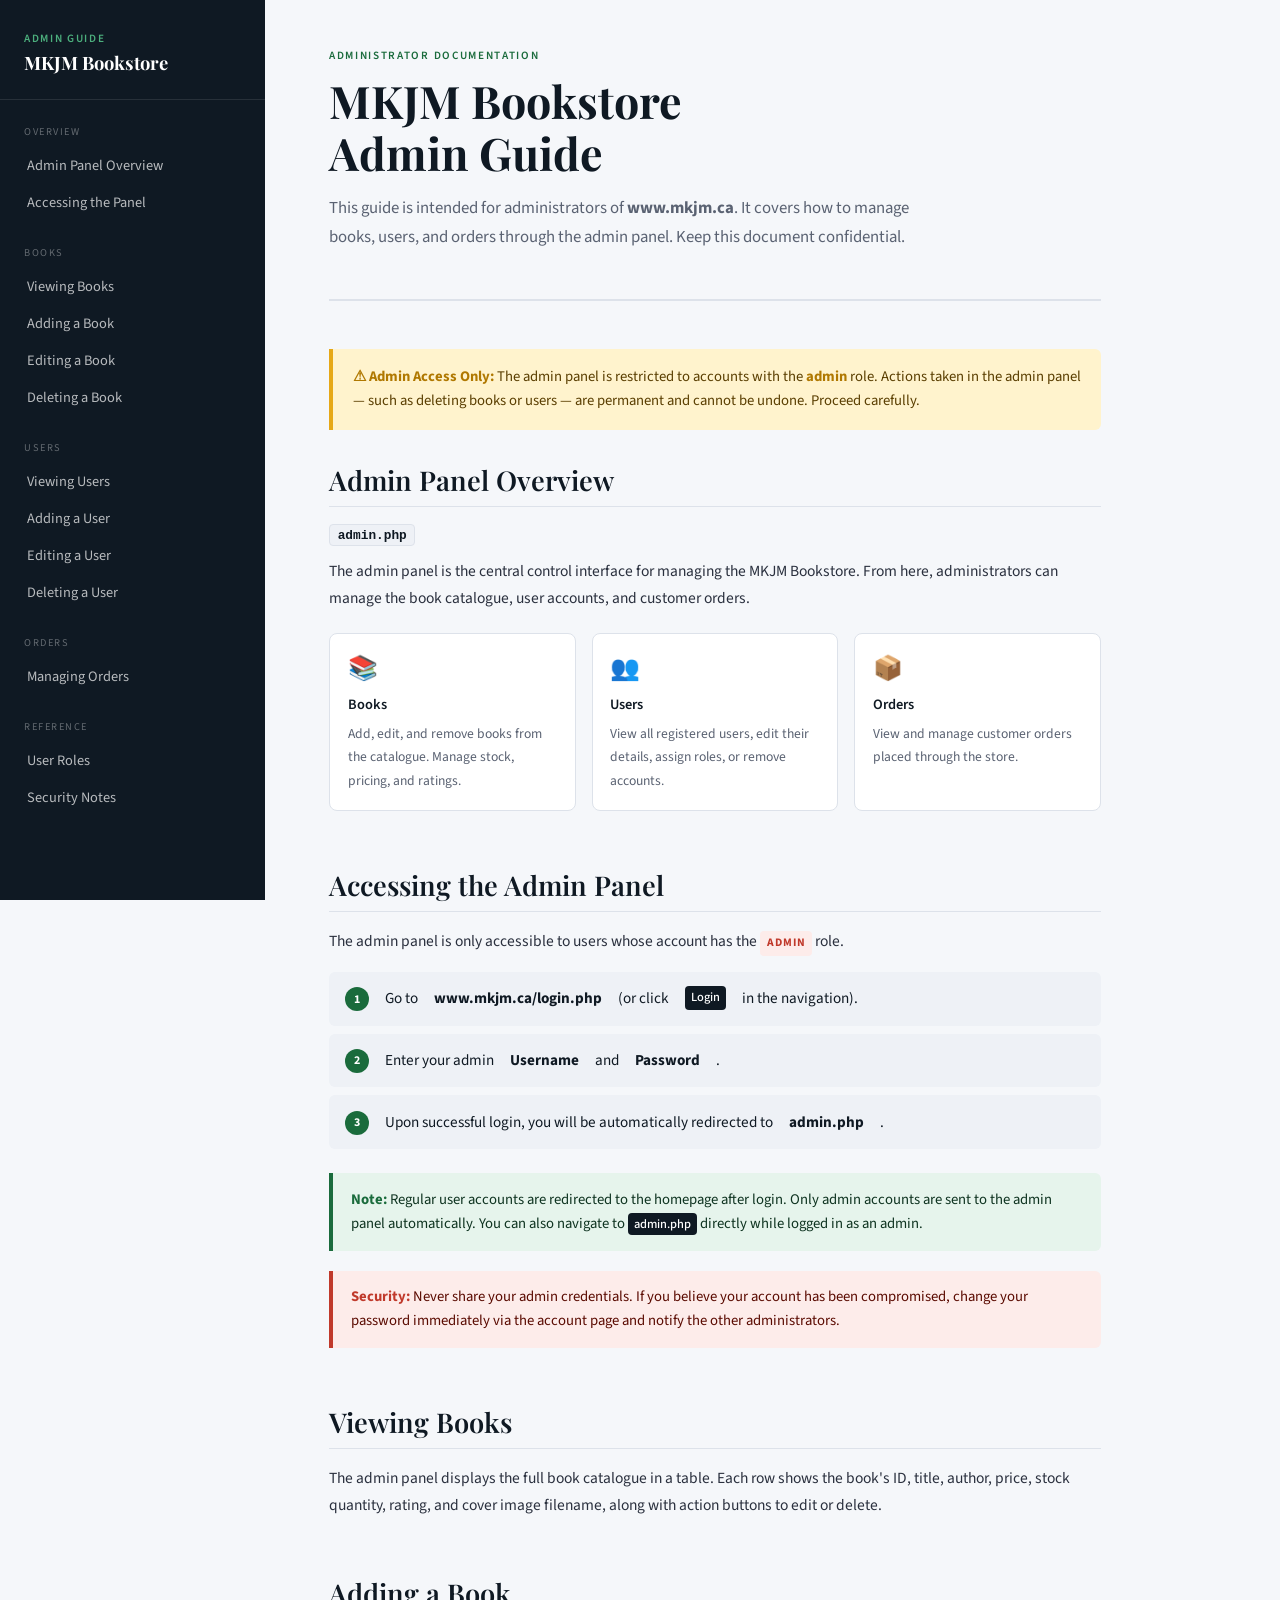
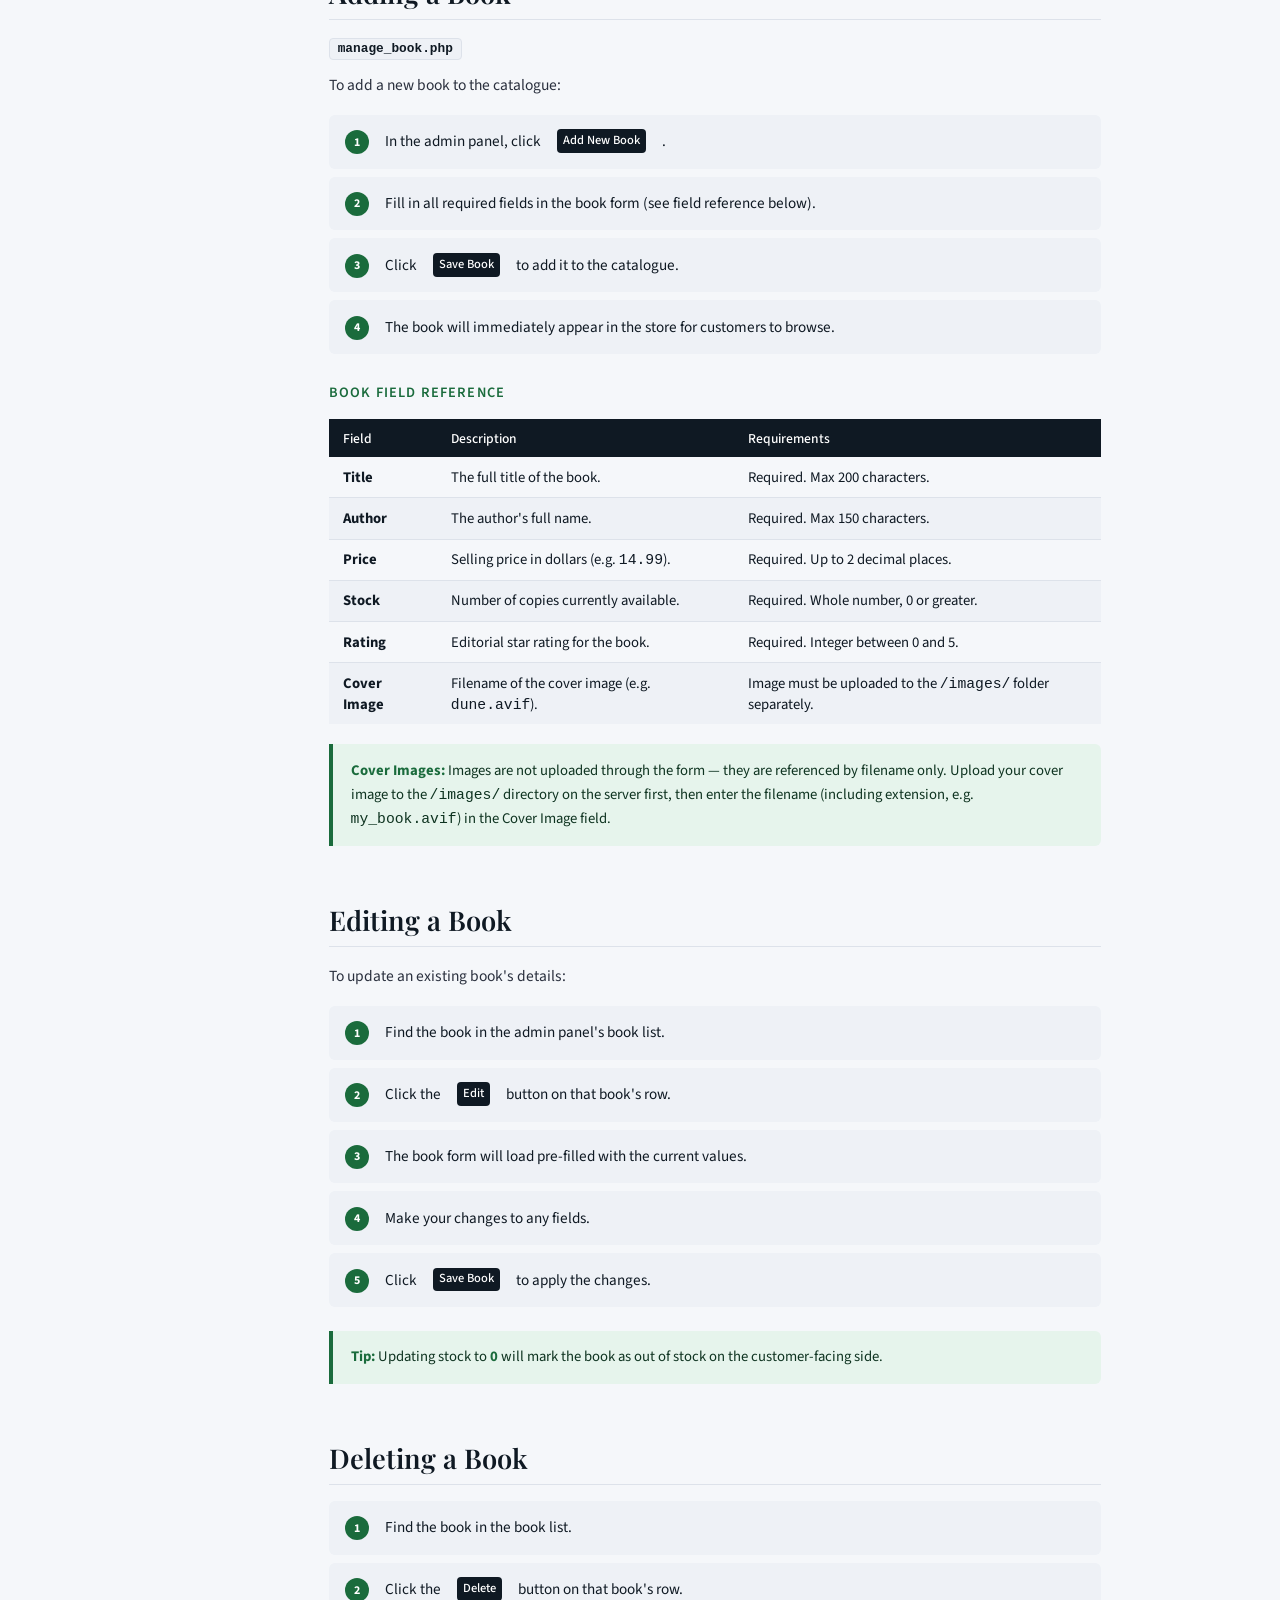
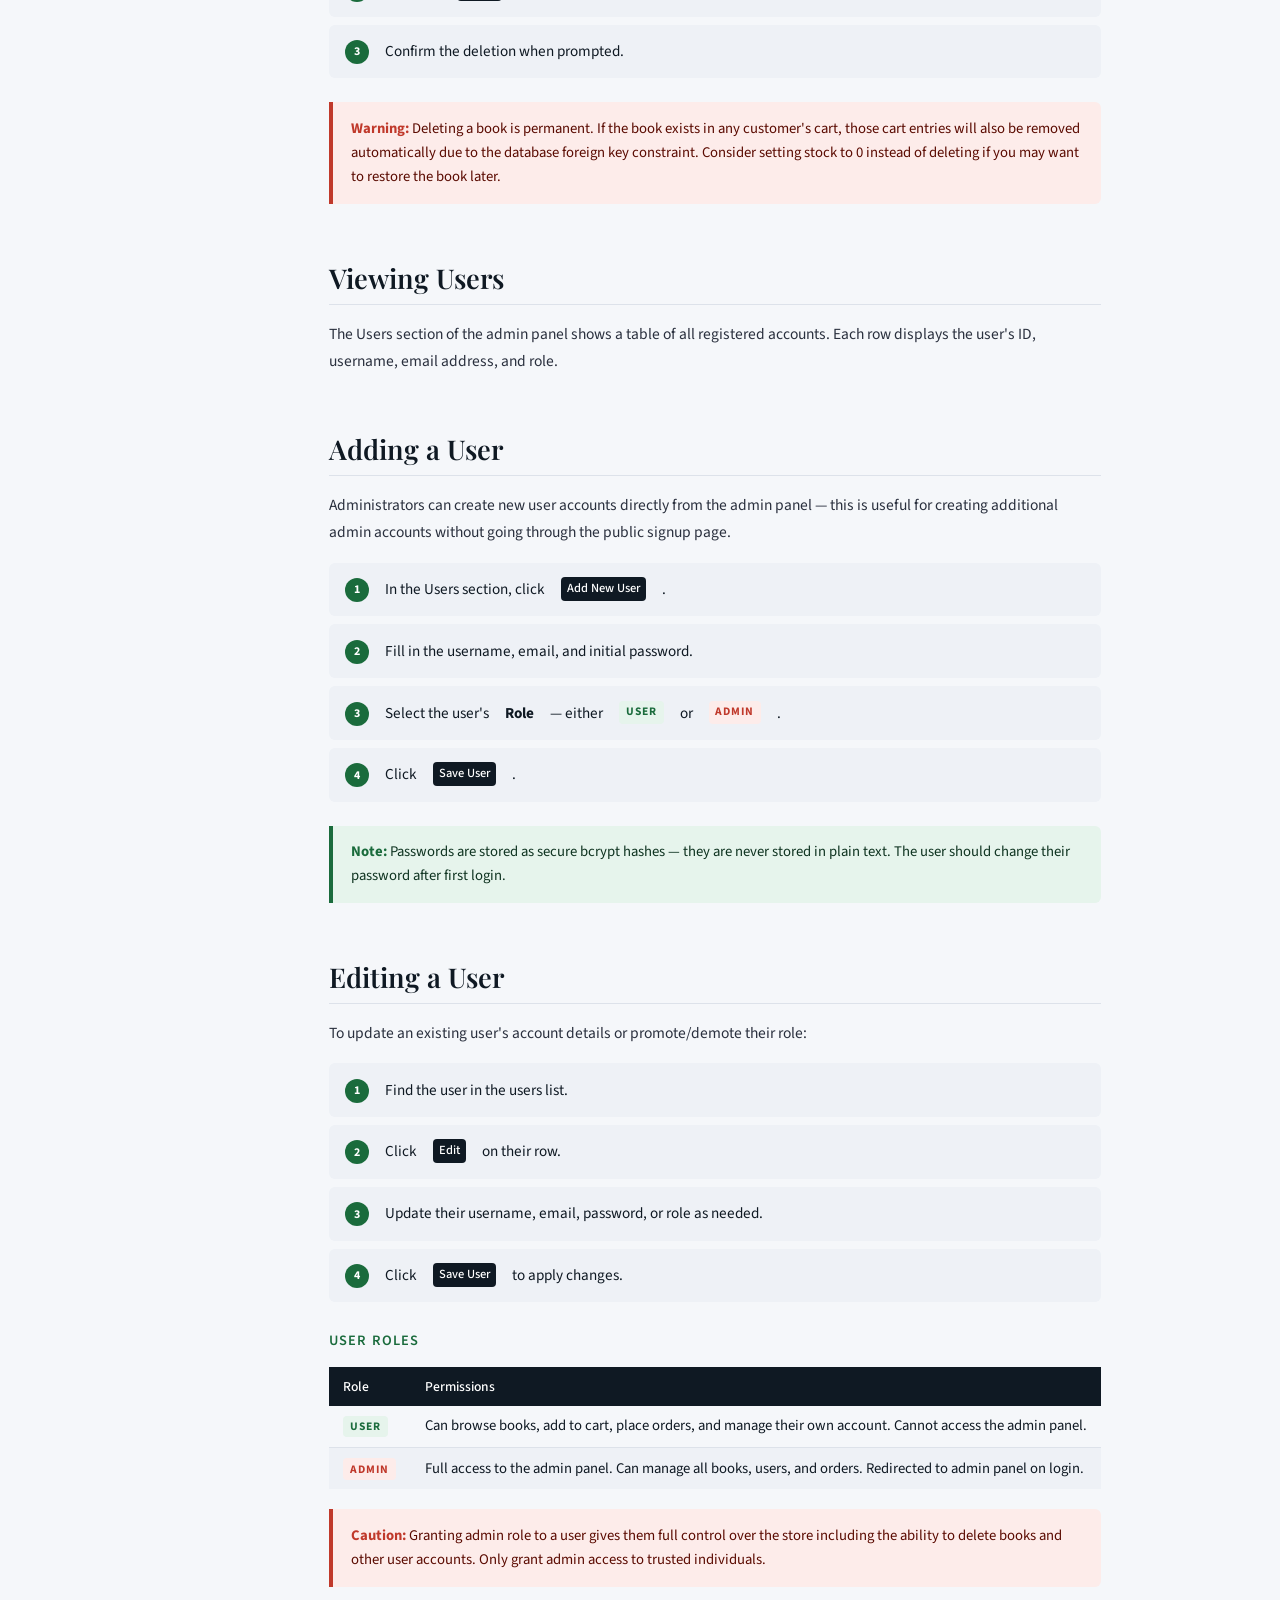
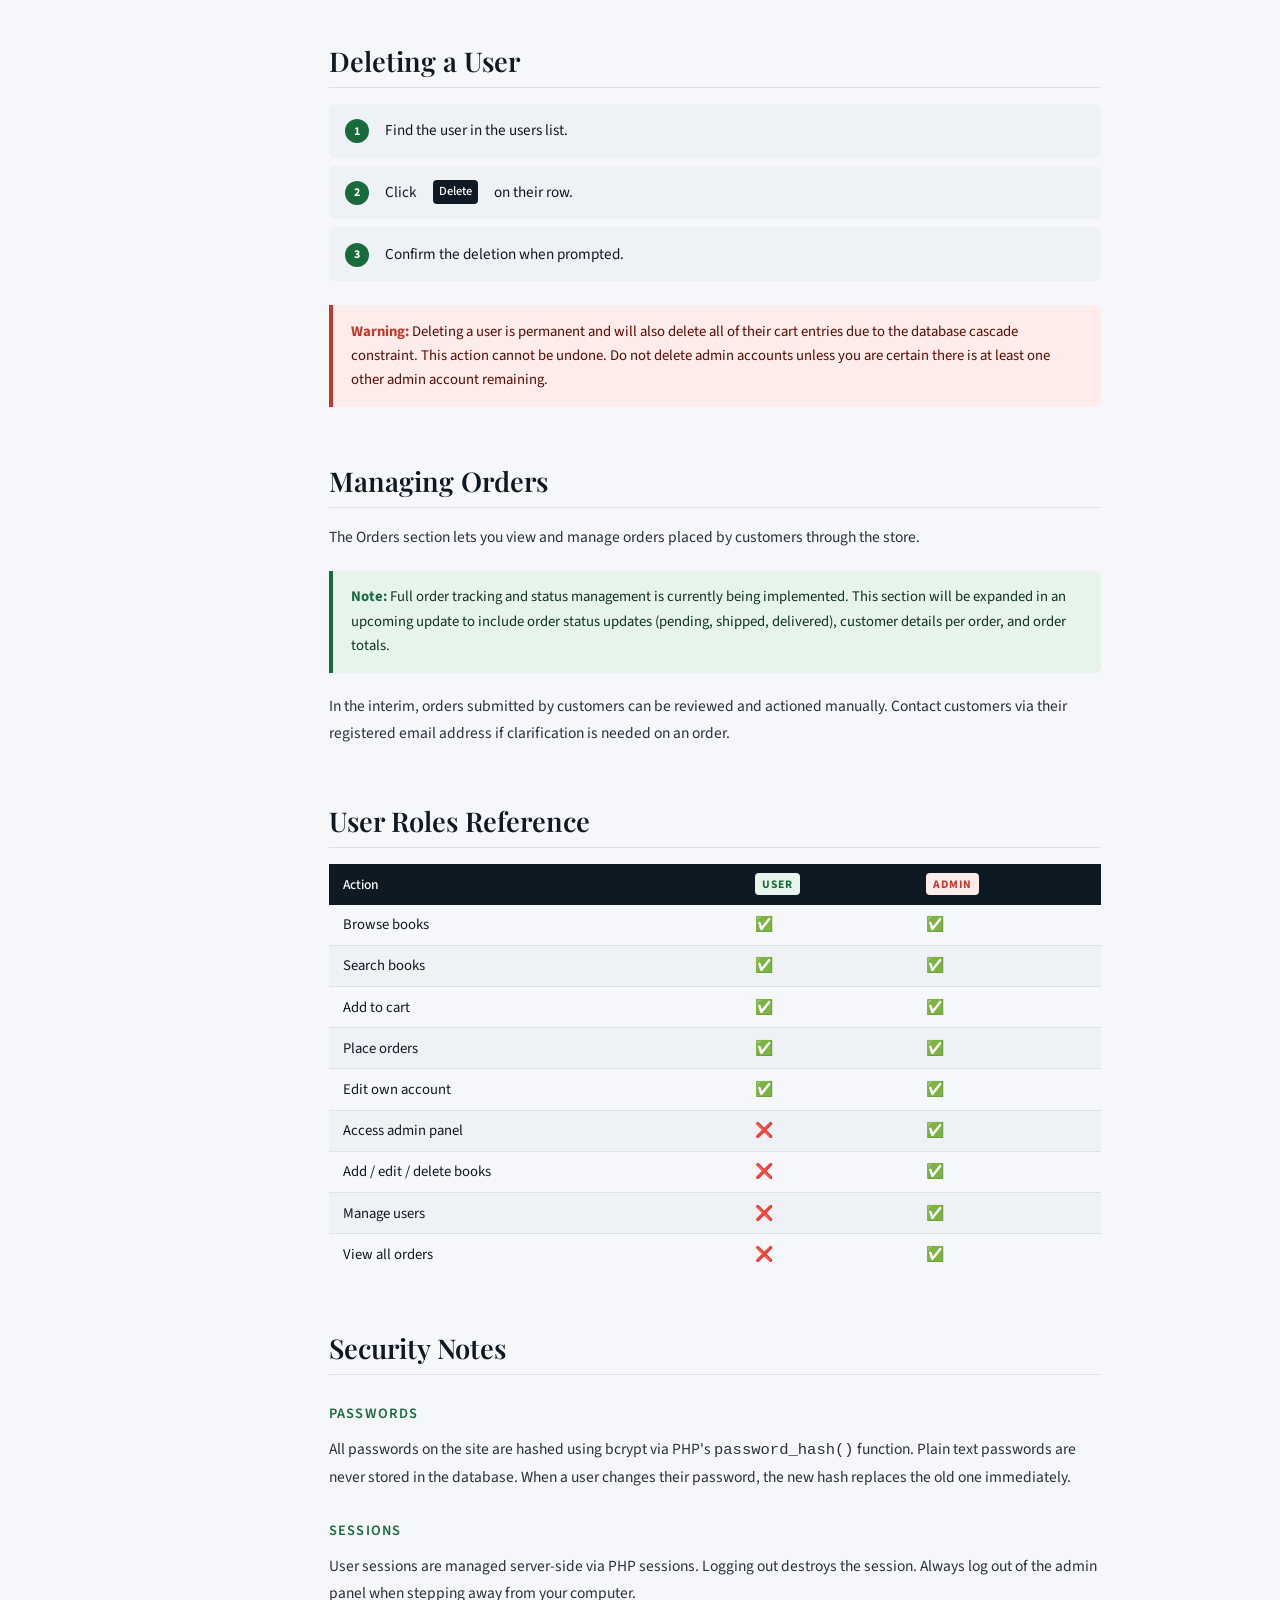
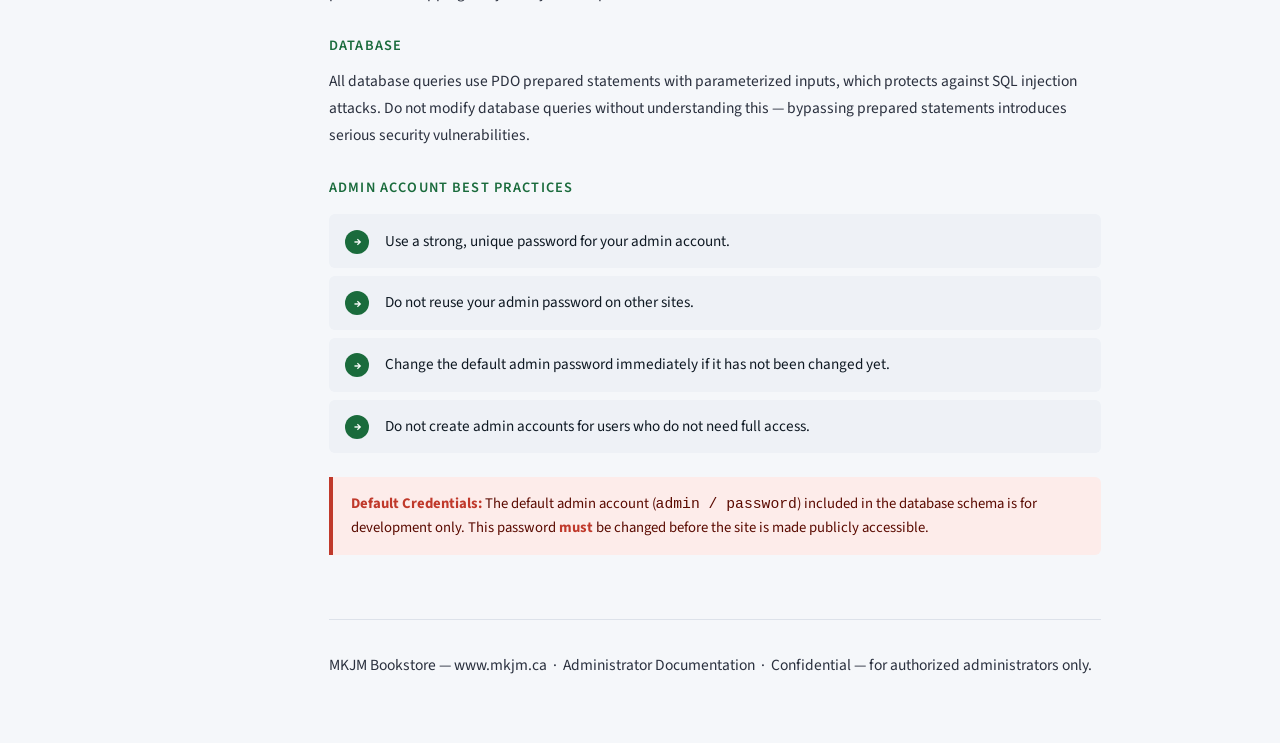
<file: docs/admin-guide.html>
<!DOCTYPE html>
<html lang="en">
<head>
<meta charset="UTF-8">
<meta name="viewport" content="width=device-width, initial-scale=1.0">
<title>Admin Guide — MKJM Bookstore</title>
<style>
  @import url('https://fonts.googleapis.com/css2?family=Playfair+Display:wght@400;600;700&family=Source+Sans+3:wght@300;400;500;600&display=swap');

  :root {
    --ink: #0f1923;
    --paper: #f5f7fa;
    --accent: #1a6b3c;
    --accent-light: #e6f4ec;
    --accent2: #c0392b;
    --muted: #5a6272;
    --border: #dde2ea;
    --step-bg: #eef1f6;
    --sidebar-w: 265px;
  }

  * { box-sizing: border-box; margin: 0; padding: 0; }

  body {
    font-family: 'Source Sans 3', sans-serif;
    background: var(--paper);
    color: var(--ink);
    display: flex;
    min-height: 100vh;
  }

  nav {
    width: var(--sidebar-w);
    min-height: 100vh;
    background: var(--ink);
    color: #fff;
    position: fixed;
    top: 0; left: 0;
    padding: 2rem 0;
    overflow-y: auto;
    z-index: 100;
  }

  .nav-brand {
    font-family: 'Playfair Display', serif;
    font-size: 1.15rem;
    font-weight: 700;
    padding: 0 1.5rem 1.5rem;
    border-bottom: 1px solid rgba(255,255,255,0.1);
    line-height: 1.3;
  }
  .nav-brand span {
    color: #4caf7d;
    display: block;
    font-size: 0.7rem;
    font-family: 'Source Sans 3', sans-serif;
    font-weight: 600;
    letter-spacing: 0.15em;
    text-transform: uppercase;
    margin-bottom: 0.3rem;
  }

  .nav-section-title {
    font-size: 0.65rem;
    letter-spacing: 0.15em;
    text-transform: uppercase;
    color: rgba(255,255,255,0.35);
    padding: 1.5rem 1.5rem 0.5rem;
  }

  nav a {
    display: block;
    color: rgba(255,255,255,0.7);
    text-decoration: none;
    padding: 0.5rem 1.5rem;
    font-size: 0.9rem;
    border-left: 3px solid transparent;
    transition: all 0.15s;
  }
  nav a:hover {
    color: #fff;
    border-left-color: #4caf7d;
    background: rgba(255,255,255,0.05);
  }

  main {
    margin-left: var(--sidebar-w);
    flex: 1;
    padding: 3rem 4rem;
    max-width: 900px;
  }

  .doc-header {
    border-bottom: 2px solid var(--border);
    padding-bottom: 2rem;
    margin-bottom: 3rem;
  }
  .doc-header .tag {
    font-size: 0.7rem;
    letter-spacing: 0.15em;
    text-transform: uppercase;
    color: var(--accent);
    font-weight: 600;
    margin-bottom: 0.75rem;
  }
  .doc-header h1 {
    font-family: 'Playfair Display', serif;
    font-size: 2.8rem;
    font-weight: 700;
    line-height: 1.15;
    margin-bottom: 1rem;
  }
  .doc-header p {
    color: var(--muted);
    font-size: 1.05rem;
    max-width: 600px;
    line-height: 1.7;
  }

  .warning-banner {
    background: #fff3cd;
    border-left: 4px solid #e6a817;
    padding: 1rem 1.25rem;
    border-radius: 0 6px 6px 0;
    font-size: 0.92rem;
    line-height: 1.65;
    margin-bottom: 2rem;
    color: #5a3e00;
  }
  .warning-banner strong { color: #b07800; }

  section {
    margin-bottom: 3.5rem;
    scroll-margin-top: 2rem;
  }

  h2 {
    font-family: 'Playfair Display', serif;
    font-size: 1.7rem;
    font-weight: 600;
    margin-bottom: 1rem;
    padding-bottom: 0.5rem;
    border-bottom: 1px solid var(--border);
  }

  h3 {
    font-size: 0.9rem;
    font-weight: 600;
    text-transform: uppercase;
    letter-spacing: 0.08em;
    margin: 1.75rem 0 0.75rem;
    color: var(--accent);
  }

  p { line-height: 1.75; margin-bottom: 1rem; color: #2a303e; font-size: 0.97rem; }

  .steps { list-style: none; margin: 1rem 0 1.5rem; }
  .steps li {
    display: flex;
    gap: 1rem;
    align-items: flex-start;
    padding: 0.9rem 1rem;
    margin-bottom: 0.5rem;
    background: var(--step-bg);
    border-radius: 6px;
    font-size: 0.95rem;
    line-height: 1.6;
  }
  .steps li .num {
    background: var(--accent);
    color: #fff;
    font-weight: 700;
    font-size: 0.75rem;
    min-width: 24px;
    height: 24px;
    border-radius: 50%;
    display: flex;
    align-items: center;
    justify-content: center;
    margin-top: 1px;
    flex-shrink: 0;
  }

  .tip {
    background: var(--accent-light);
    border-left: 4px solid var(--accent);
    padding: 0.9rem 1.1rem;
    border-radius: 0 6px 6px 0;
    font-size: 0.92rem;
    line-height: 1.65;
    margin: 1.25rem 0;
    color: #0e3320;
  }
  .tip strong { color: var(--accent); }

  .danger {
    background: #fdecea;
    border-left: 4px solid var(--accent2);
    padding: 0.9rem 1.1rem;
    border-radius: 0 6px 6px 0;
    font-size: 0.92rem;
    line-height: 1.65;
    margin: 1.25rem 0;
    color: #5a0a00;
  }
  .danger strong { color: var(--accent2); }

  .card-grid {
    display: grid;
    grid-template-columns: repeat(auto-fill, minmax(210px, 1fr));
    gap: 1rem;
    margin: 1.25rem 0;
  }
  .card {
    background: #fff;
    border: 1px solid var(--border);
    border-radius: 8px;
    padding: 1.1rem;
  }
  .card .card-icon { font-size: 1.5rem; margin-bottom: 0.5rem; }
  .card h4 { font-size: 0.9rem; font-weight: 600; margin-bottom: 0.4rem; }
  .card p { font-size: 0.85rem; color: var(--muted); margin: 0; }

  kbd {
    background: var(--ink);
    color: #fff;
    font-family: 'Source Sans 3', sans-serif;
    font-size: 0.78rem;
    padding: 0.15em 0.5em;
    border-radius: 4px;
    font-weight: 500;
  }

  .page-label {
    display: inline-block;
    background: var(--step-bg);
    border: 1px solid var(--border);
    font-size: 0.8rem;
    padding: 0.2em 0.6em;
    border-radius: 4px;
    font-weight: 600;
    margin-bottom: 0.75rem;
    font-family: monospace;
  }

  table { width: 100%; border-collapse: collapse; margin: 1rem 0; font-size: 0.92rem; }
  th { background: var(--ink); color: #fff; padding: 0.6rem 0.9rem; text-align: left; font-weight: 500; font-size: 0.85rem; }
  td { padding: 0.6rem 0.9rem; border-bottom: 1px solid var(--border); vertical-align: top; }
  tr:last-child td { border-bottom: none; }
  tr:nth-child(even) td { background: var(--step-bg); }

  .role-badge {
    display: inline-block;
    font-size: 0.72rem;
    font-weight: 700;
    letter-spacing: 0.08em;
    text-transform: uppercase;
    padding: 0.2em 0.6em;
    border-radius: 4px;
  }
  .role-admin { background: #fdecea; color: var(--accent2); }
  .role-user  { background: var(--accent-light); color: var(--accent); }

  footer {
    margin-top: 4rem;
    padding-top: 2rem;
    border-top: 1px solid var(--border);
    font-size: 0.82rem;
    color: var(--muted);
  }
</style>
</head>
<body>

<nav>
  <div class="nav-brand">
    <span>Admin Guide</span>
    MKJM Bookstore
  </div>
  <div class="nav-section-title">Overview</div>
  <a href="#intro">Admin Panel Overview</a>
  <a href="#access">Accessing the Panel</a>

  <div class="nav-section-title">Books</div>
  <a href="#books-view">Viewing Books</a>
  <a href="#books-add">Adding a Book</a>
  <a href="#books-edit">Editing a Book</a>
  <a href="#books-delete">Deleting a Book</a>

  <div class="nav-section-title">Users</div>
  <a href="#users-view">Viewing Users</a>
  <a href="#users-add">Adding a User</a>
  <a href="#users-edit">Editing a User</a>
  <a href="#users-delete">Deleting a User</a>

  <div class="nav-section-title">Orders</div>
  <a href="#orders">Managing Orders</a>

  <div class="nav-section-title">Reference</div>
  <a href="#roles">User Roles</a>
  <a href="#security">Security Notes</a>
</nav>

<main>
  <div class="doc-header">
    <div class="tag">Administrator Documentation</div>
    <h1>MKJM Bookstore<br>Admin Guide</h1>
    <p>This guide is intended for administrators of <strong>www.mkjm.ca</strong>. It covers how to manage books, users, and orders through the admin panel. Keep this document confidential.</p>
  </div>

  <div class="warning-banner">
    <strong>⚠ Admin Access Only:</strong> The admin panel is restricted to accounts with the <strong>admin</strong> role. Actions taken in the admin panel — such as deleting books or users — are permanent and cannot be undone. Proceed carefully.
  </div>

  <!-- OVERVIEW -->
  <section id="intro">
    <h2>Admin Panel Overview</h2>
    <div class="page-label">admin.php</div>
    <p>The admin panel is the central control interface for managing the MKJM Bookstore. From here, administrators can manage the book catalogue, user accounts, and customer orders.</p>

    <div class="card-grid">
      <div class="card"><div class="card-icon">📚</div><h4>Books</h4><p>Add, edit, and remove books from the catalogue. Manage stock, pricing, and ratings.</p></div>
      <div class="card"><div class="card-icon">👥</div><h4>Users</h4><p>View all registered users, edit their details, assign roles, or remove accounts.</p></div>
      <div class="card"><div class="card-icon">📦</div><h4>Orders</h4><p>View and manage customer orders placed through the store.</p></div>
    </div>
  </section>

  <!-- ACCESS -->
  <section id="access">
    <h2>Accessing the Admin Panel</h2>
    <p>The admin panel is only accessible to users whose account has the <span class="role-badge role-admin">admin</span> role.</p>

    <ol class="steps">
      <li><span class="num">1</span>Go to <strong>www.mkjm.ca/login.php</strong> (or click <kbd>Login</kbd> in the navigation).</li>
      <li><span class="num">2</span>Enter your admin <strong>Username</strong> and <strong>Password</strong>.</li>
      <li><span class="num">3</span>Upon successful login, you will be automatically redirected to <strong>admin.php</strong>.</li>
    </ol>

    <div class="tip"><strong>Note:</strong> Regular user accounts are redirected to the homepage after login. Only admin accounts are sent to the admin panel automatically. You can also navigate to <kbd>admin.php</kbd> directly while logged in as an admin.</div>

    <div class="danger"><strong>Security:</strong> Never share your admin credentials. If you believe your account has been compromised, change your password immediately via the account page and notify the other administrators.</div>
  </section>

  <!-- BOOKS VIEW -->
  <section id="books-view">
    <h2>Viewing Books</h2>
    <p>The admin panel displays the full book catalogue in a table. Each row shows the book's ID, title, author, price, stock quantity, rating, and cover image filename, along with action buttons to edit or delete.</p>
  </section>

  <!-- BOOKS ADD -->
  <section id="books-add">
    <h2>Adding a Book</h2>
    <div class="page-label">manage_book.php</div>
    <p>To add a new book to the catalogue:</p>

    <ol class="steps">
      <li><span class="num">1</span>In the admin panel, click <kbd>Add New Book</kbd>.</li>
      <li><span class="num">2</span>Fill in all required fields in the book form (see field reference below).</li>
      <li><span class="num">3</span>Click <kbd>Save Book</kbd> to add it to the catalogue.</li>
      <li><span class="num">4</span>The book will immediately appear in the store for customers to browse.</li>
    </ol>

    <h3>Book Field Reference</h3>
    <table>
      <thead><tr><th>Field</th><th>Description</th><th>Requirements</th></tr></thead>
      <tbody>
        <tr><td><strong>Title</strong></td><td>The full title of the book.</td><td>Required. Max 200 characters.</td></tr>
        <tr><td><strong>Author</strong></td><td>The author's full name.</td><td>Required. Max 150 characters.</td></tr>
        <tr><td><strong>Price</strong></td><td>Selling price in dollars (e.g. <code>14.99</code>).</td><td>Required. Up to 2 decimal places.</td></tr>
        <tr><td><strong>Stock</strong></td><td>Number of copies currently available.</td><td>Required. Whole number, 0 or greater.</td></tr>
        <tr><td><strong>Rating</strong></td><td>Editorial star rating for the book.</td><td>Required. Integer between 0 and 5.</td></tr>
        <tr><td><strong>Cover Image</strong></td><td>Filename of the cover image (e.g. <code>dune.avif</code>).</td><td>Image must be uploaded to the <code>/images/</code> folder separately.</td></tr>
      </tbody>
    </table>

    <div class="tip"><strong>Cover Images:</strong> Images are not uploaded through the form — they are referenced by filename only. Upload your cover image to the <code>/images/</code> directory on the server first, then enter the filename (including extension, e.g. <code>my_book.avif</code>) in the Cover Image field.</div>
  </section>

  <!-- BOOKS EDIT -->
  <section id="books-edit">
    <h2>Editing a Book</h2>
    <p>To update an existing book's details:</p>

    <ol class="steps">
      <li><span class="num">1</span>Find the book in the admin panel's book list.</li>
      <li><span class="num">2</span>Click the <kbd>Edit</kbd> button on that book's row.</li>
      <li><span class="num">3</span>The book form will load pre-filled with the current values.</li>
      <li><span class="num">4</span>Make your changes to any fields.</li>
      <li><span class="num">5</span>Click <kbd>Save Book</kbd> to apply the changes.</li>
    </ol>

    <div class="tip"><strong>Tip:</strong> Updating stock to <strong>0</strong> will mark the book as out of stock on the customer-facing side.</div>
  </section>

  <!-- BOOKS DELETE -->
  <section id="books-delete">
    <h2>Deleting a Book</h2>

    <ol class="steps">
      <li><span class="num">1</span>Find the book in the book list.</li>
      <li><span class="num">2</span>Click the <kbd>Delete</kbd> button on that book's row.</li>
      <li><span class="num">3</span>Confirm the deletion when prompted.</li>
    </ol>

    <div class="danger"><strong>Warning:</strong> Deleting a book is permanent. If the book exists in any customer's cart, those cart entries will also be removed automatically due to the database foreign key constraint. Consider setting stock to 0 instead of deleting if you may want to restore the book later.</div>
  </section>

  <!-- USERS VIEW -->
  <section id="users-view">
    <h2>Viewing Users</h2>
    <p>The Users section of the admin panel shows a table of all registered accounts. Each row displays the user's ID, username, email address, and role.</p>
  </section>

  <!-- USERS ADD -->
  <section id="users-add">
    <h2>Adding a User</h2>
    <p>Administrators can create new user accounts directly from the admin panel — this is useful for creating additional admin accounts without going through the public signup page.</p>

    <ol class="steps">
      <li><span class="num">1</span>In the Users section, click <kbd>Add New User</kbd>.</li>
      <li><span class="num">2</span>Fill in the username, email, and initial password.</li>
      <li><span class="num">3</span>Select the user's <strong>Role</strong> — either <span class="role-badge role-user">user</span> or <span class="role-badge role-admin">admin</span>.</li>
      <li><span class="num">4</span>Click <kbd>Save User</kbd>.</li>
    </ol>

    <div class="tip"><strong>Note:</strong> Passwords are stored as secure bcrypt hashes — they are never stored in plain text. The user should change their password after first login.</div>
  </section>

  <!-- USERS EDIT -->
  <section id="users-edit">
    <h2>Editing a User</h2>
    <p>To update an existing user's account details or promote/demote their role:</p>

    <ol class="steps">
      <li><span class="num">1</span>Find the user in the users list.</li>
      <li><span class="num">2</span>Click <kbd>Edit</kbd> on their row.</li>
      <li><span class="num">3</span>Update their username, email, password, or role as needed.</li>
      <li><span class="num">4</span>Click <kbd>Save User</kbd> to apply changes.</li>
    </ol>

    <h3>User Roles</h3>
    <table>
      <thead><tr><th>Role</th><th>Permissions</th></tr></thead>
      <tbody>
        <tr>
          <td><span class="role-badge role-user">user</span></td>
          <td>Can browse books, add to cart, place orders, and manage their own account. Cannot access the admin panel.</td>
        </tr>
        <tr>
          <td><span class="role-badge role-admin">admin</span></td>
          <td>Full access to the admin panel. Can manage all books, users, and orders. Redirected to admin panel on login.</td>
        </tr>
      </tbody>
    </table>

    <div class="danger"><strong>Caution:</strong> Granting admin role to a user gives them full control over the store including the ability to delete books and other user accounts. Only grant admin access to trusted individuals.</div>
  </section>

  <!-- USERS DELETE -->
  <section id="users-delete">
    <h2>Deleting a User</h2>

    <ol class="steps">
      <li><span class="num">1</span>Find the user in the users list.</li>
      <li><span class="num">2</span>Click <kbd>Delete</kbd> on their row.</li>
      <li><span class="num">3</span>Confirm the deletion when prompted.</li>
    </ol>

    <div class="danger"><strong>Warning:</strong> Deleting a user is permanent and will also delete all of their cart entries due to the database cascade constraint. This action cannot be undone. Do not delete admin accounts unless you are certain there is at least one other admin account remaining.</div>
  </section>

  <!-- ORDERS -->
  <section id="orders">
    <h2>Managing Orders</h2>
    <p>The Orders section lets you view and manage orders placed by customers through the store.</p>

    <div class="tip"><strong>Note:</strong> Full order tracking and status management is currently being implemented. This section will be expanded in an upcoming update to include order status updates (pending, shipped, delivered), customer details per order, and order totals.</div>

    <p>In the interim, orders submitted by customers can be reviewed and actioned manually. Contact customers via their registered email address if clarification is needed on an order.</p>
  </section>

  <!-- ROLES -->
  <section id="roles">
    <h2>User Roles Reference</h2>
    <table>
      <thead><tr><th>Action</th><th><span class="role-badge role-user">user</span></th><th><span class="role-badge role-admin">admin</span></th></tr></thead>
      <tbody>
        <tr><td>Browse books</td><td>✅</td><td>✅</td></tr>
        <tr><td>Search books</td><td>✅</td><td>✅</td></tr>
        <tr><td>Add to cart</td><td>✅</td><td>✅</td></tr>
        <tr><td>Place orders</td><td>✅</td><td>✅</td></tr>
        <tr><td>Edit own account</td><td>✅</td><td>✅</td></tr>
        <tr><td>Access admin panel</td><td>❌</td><td>✅</td></tr>
        <tr><td>Add / edit / delete books</td><td>❌</td><td>✅</td></tr>
        <tr><td>Manage users</td><td>❌</td><td>✅</td></tr>
        <tr><td>View all orders</td><td>❌</td><td>✅</td></tr>
      </tbody>
    </table>
  </section>

  <!-- SECURITY -->
  <section id="security">
    <h2>Security Notes</h2>

    <h3>Passwords</h3>
    <p>All passwords on the site are hashed using bcrypt via PHP's <code>password_hash()</code> function. Plain text passwords are never stored in the database. When a user changes their password, the new hash replaces the old one immediately.</p>

    <h3>Sessions</h3>
    <p>User sessions are managed server-side via PHP sessions. Logging out destroys the session. Always log out of the admin panel when stepping away from your computer.</p>

    <h3>Database</h3>
    <p>All database queries use PDO prepared statements with parameterized inputs, which protects against SQL injection attacks. Do not modify database queries without understanding this — bypassing prepared statements introduces serious security vulnerabilities.</p>

    <h3>Admin Account Best Practices</h3>
    <ul class="steps">
      <li><span class="num">→</span>Use a strong, unique password for your admin account.</li>
      <li><span class="num">→</span>Do not reuse your admin password on other sites.</li>
      <li><span class="num">→</span>Change the default admin password immediately if it has not been changed yet.</li>
      <li><span class="num">→</span>Do not create admin accounts for users who do not need full access.</li>
    </ul>

    <div class="danger"><strong>Default Credentials:</strong> The default admin account (<code>admin / password</code>) included in the database schema is for development only. This password <strong>must</strong> be changed before the site is made publicly accessible.</div>
  </section>

  <footer>
    <p>MKJM Bookstore — www.mkjm.ca &nbsp;·&nbsp; Administrator Documentation &nbsp;·&nbsp; Confidential — for authorized administrators only.</p>
  </footer>
</main>

</body>
</html>
</file>
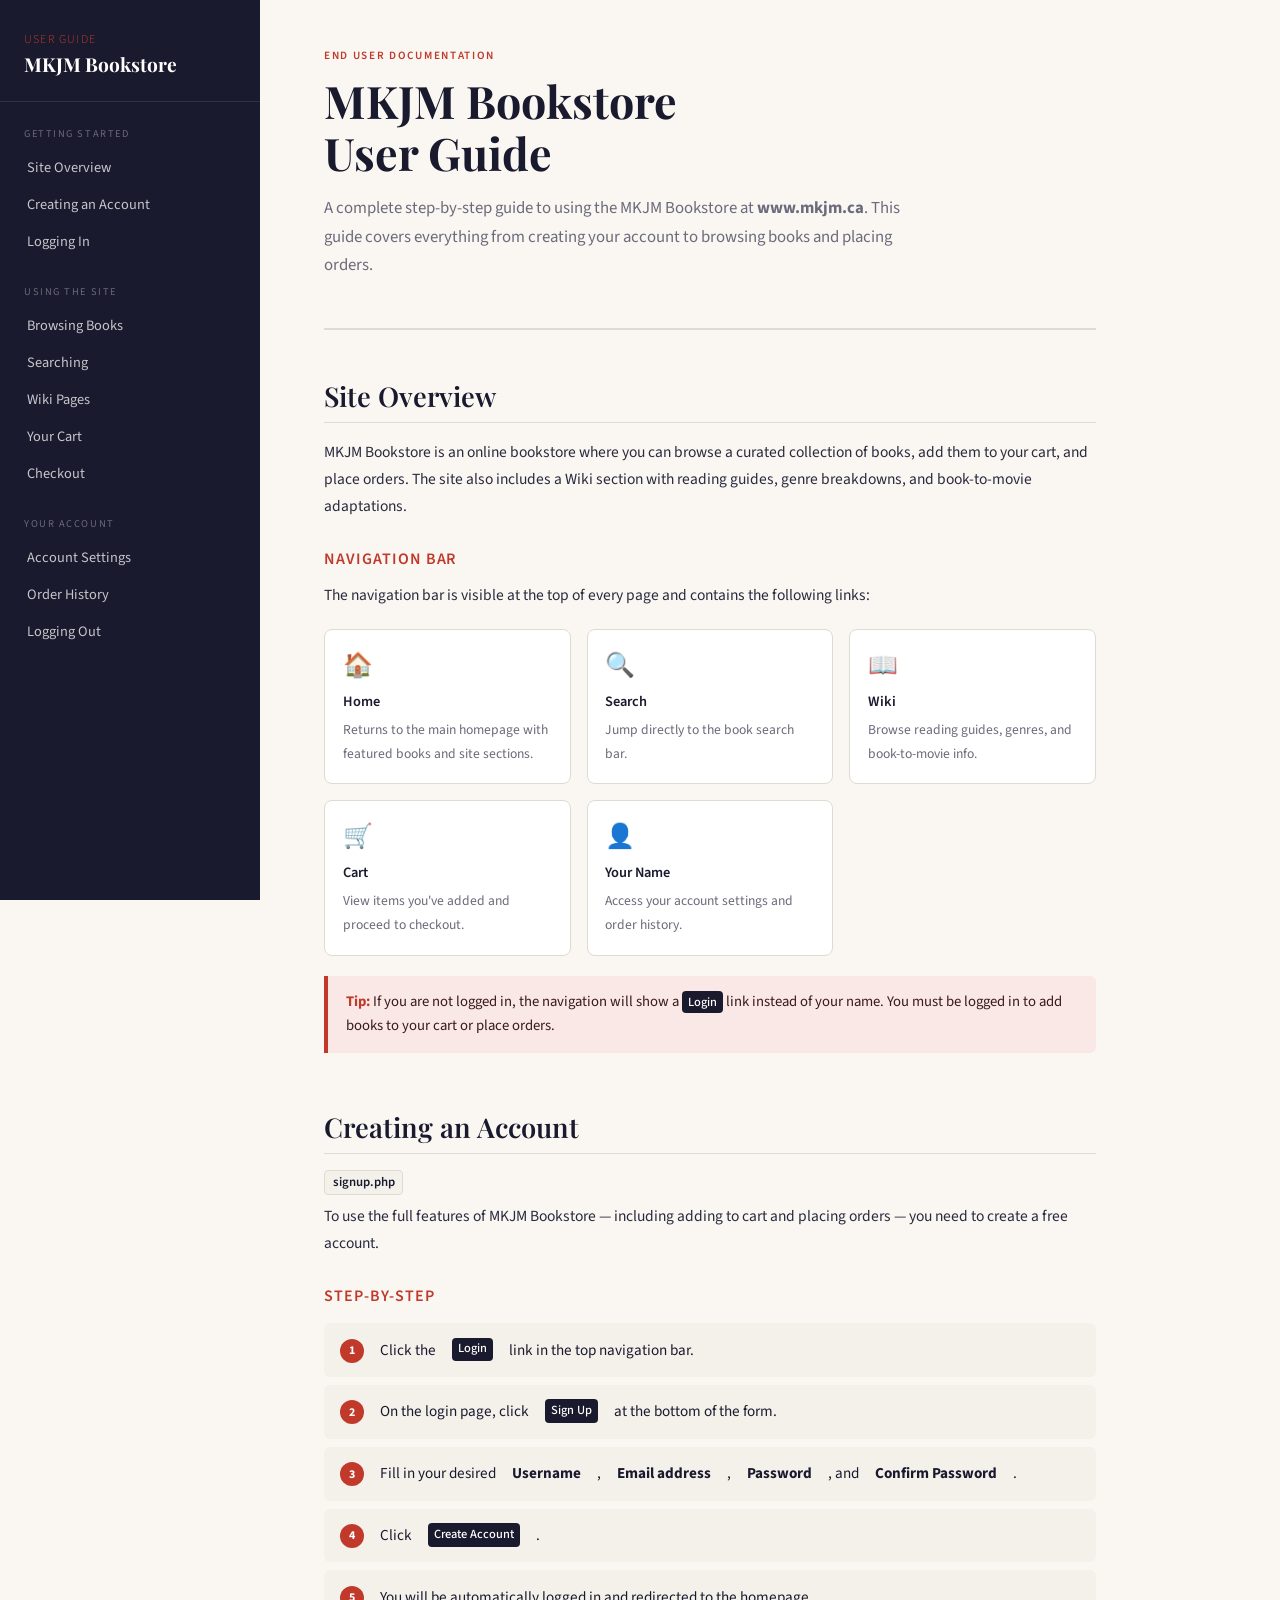
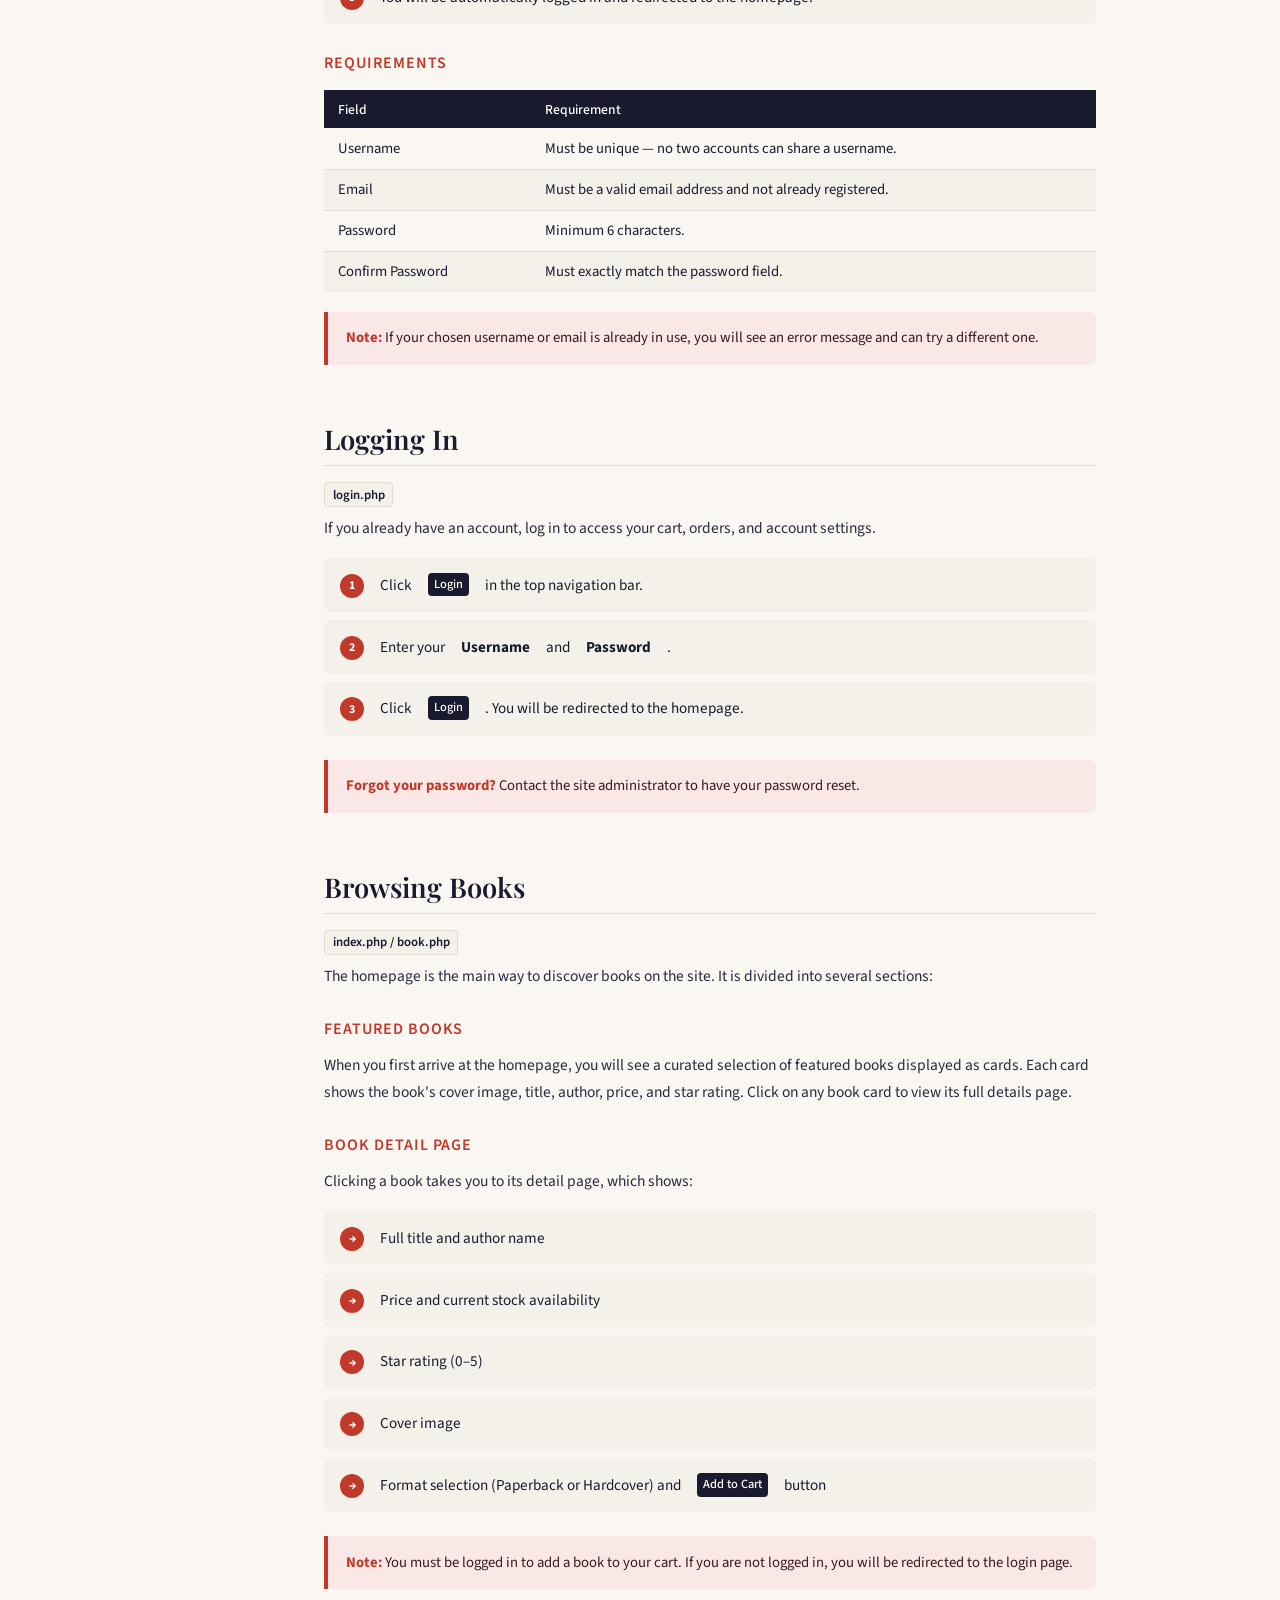
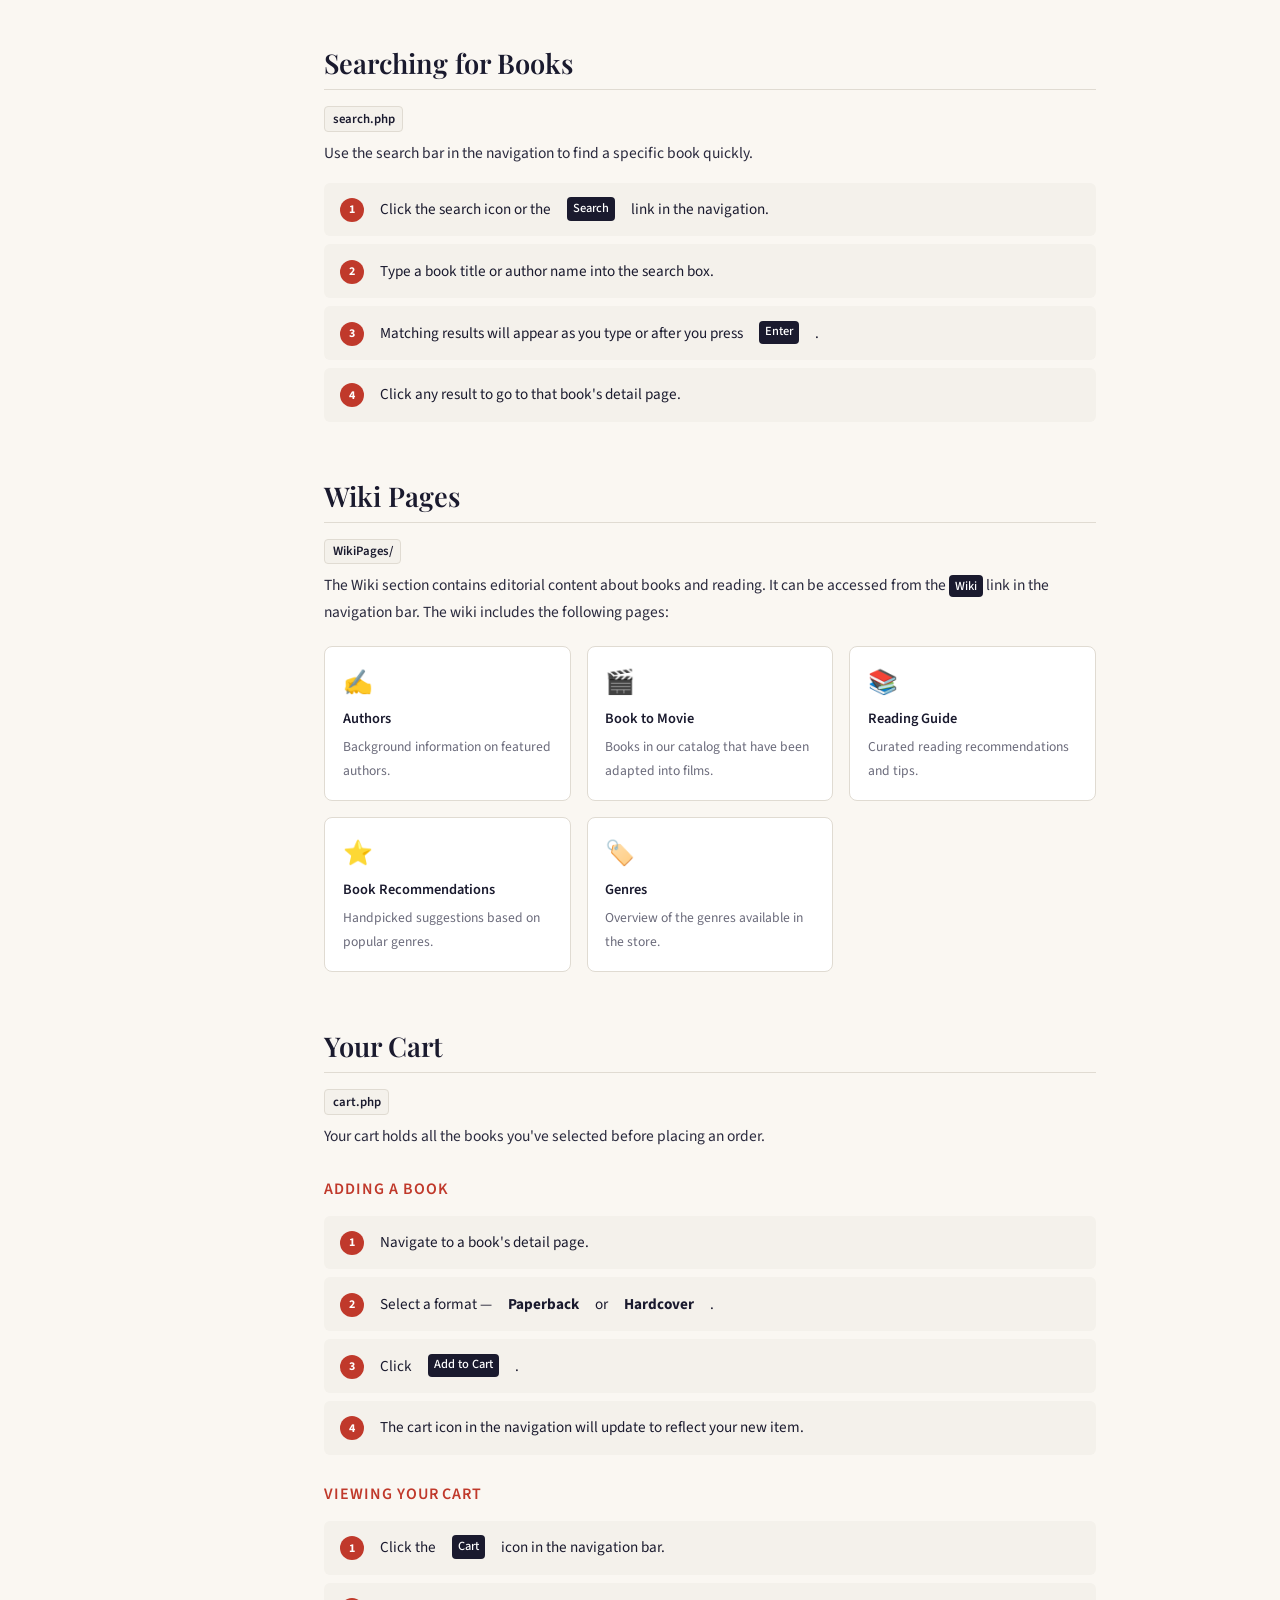
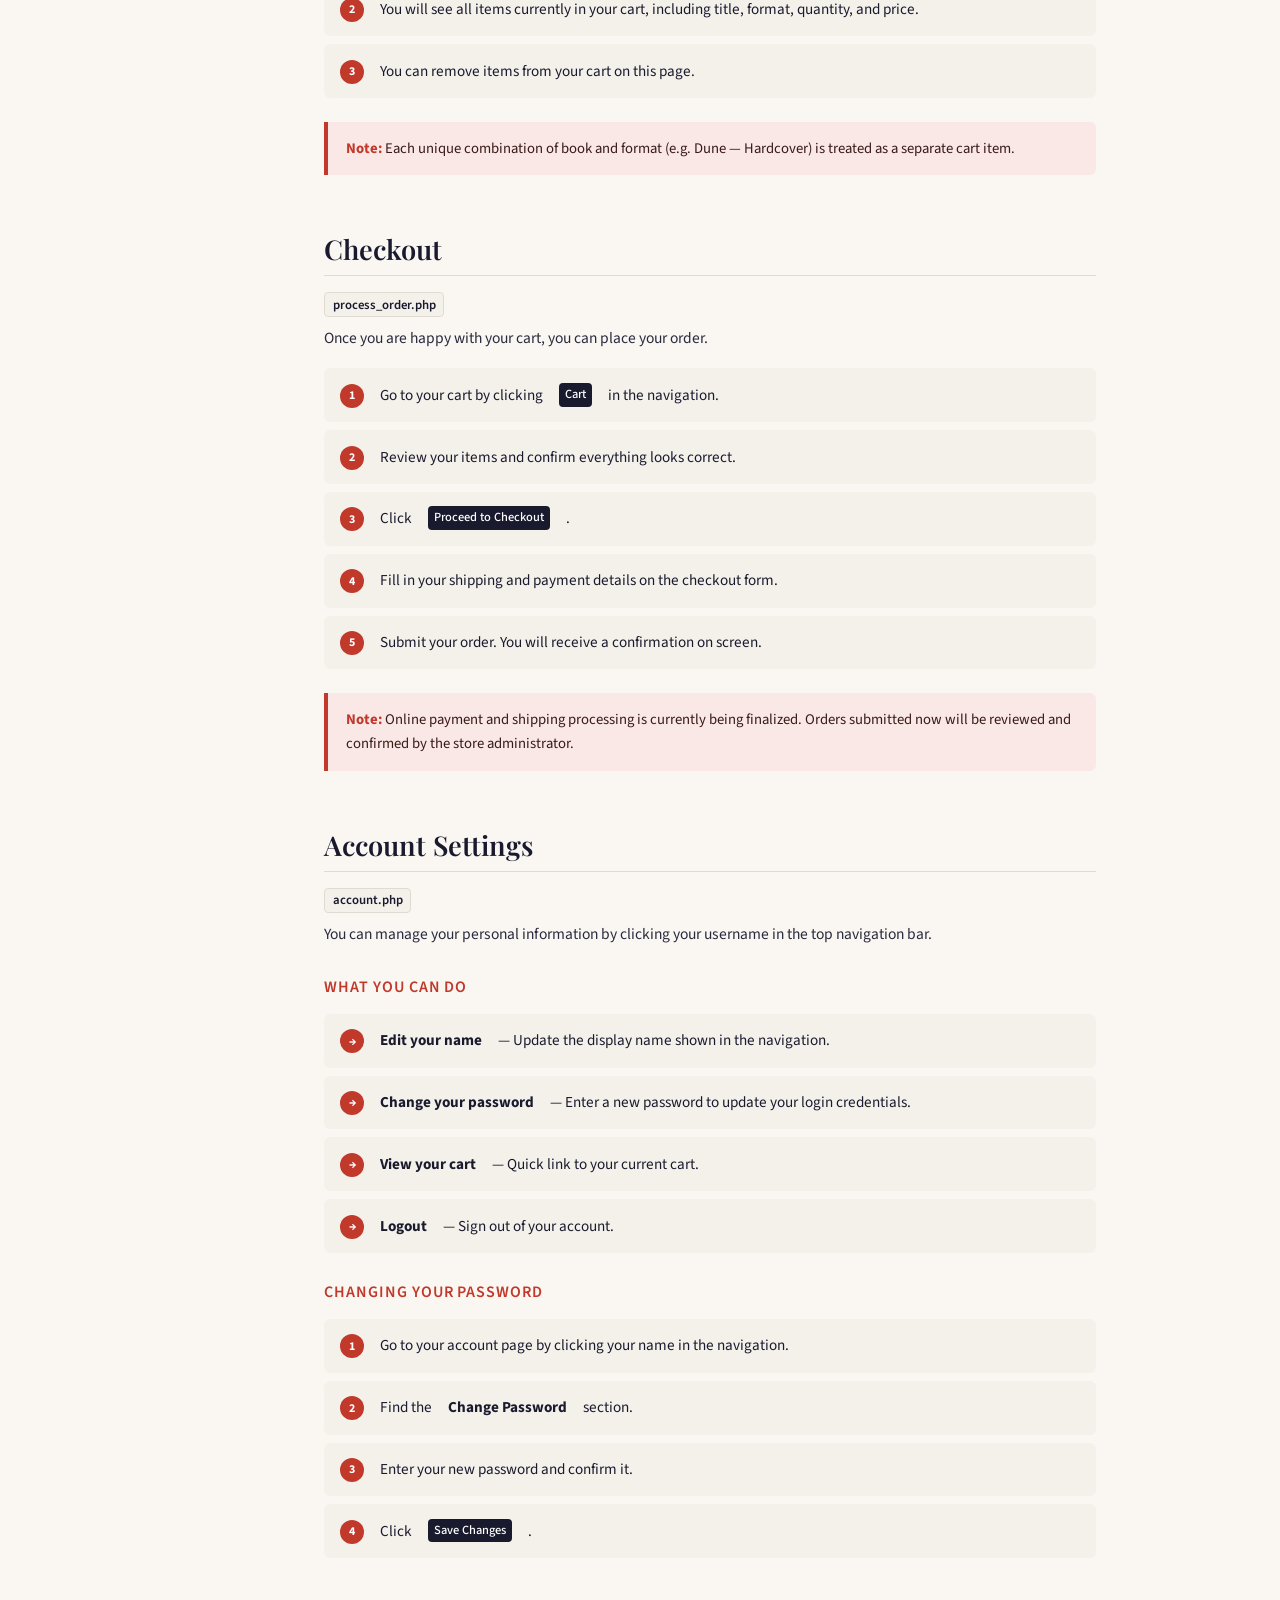
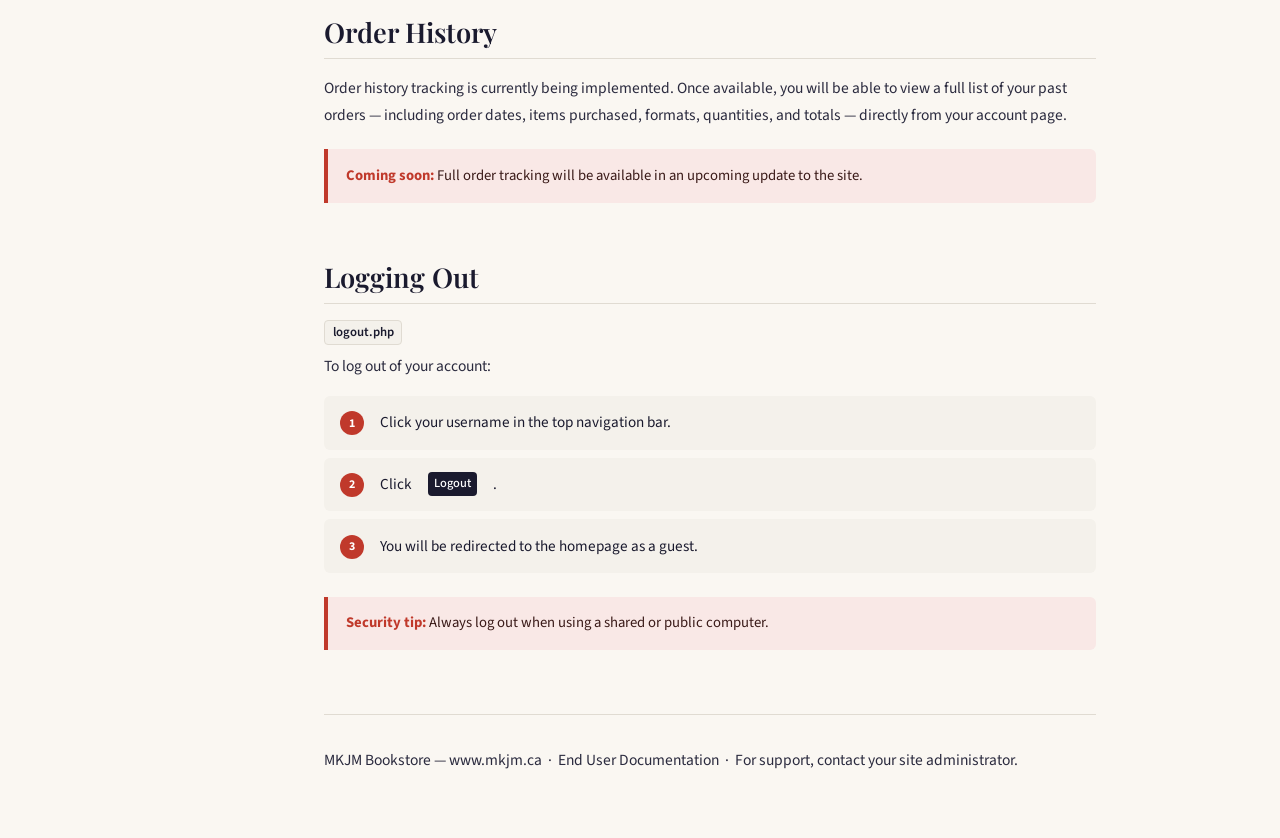
<file: docs/user-guide.html>
<!DOCTYPE html>
<html lang="en">
<head>
<meta charset="UTF-8">
<meta name="viewport" content="width=device-width, initial-scale=1.0">
<title>User Guide — MKJM Bookstore</title>
<style>
  @import url('https://fonts.googleapis.com/css2?family=Playfair+Display:wght@400;600;700&family=Source+Sans+3:wght@300;400;500;600&display=swap');

  :root {
    --ink: #1a1a2e;
    --paper: #faf7f2;
    --accent: #c0392b;
    --accent-light: #f9e8e6;
    --muted: #6b6b7b;
    --border: #e0dbd2;
    --step-bg: #f4f1eb;
    --sidebar-w: 260px;
  }

  * { box-sizing: border-box; margin: 0; padding: 0; }

  body {
    font-family: 'Source Sans 3', sans-serif;
    background: var(--paper);
    color: var(--ink);
    display: flex;
    min-height: 100vh;
  }

  /* ── Sidebar ── */
  nav {
    width: var(--sidebar-w);
    min-height: 100vh;
    background: var(--ink);
    color: #fff;
    position: fixed;
    top: 0; left: 0;
    padding: 2rem 0;
    overflow-y: auto;
    z-index: 100;
  }

  .nav-brand {
    font-family: 'Playfair Display', serif;
    font-size: 1.2rem;
    font-weight: 700;
    padding: 0 1.5rem 1.5rem;
    border-bottom: 1px solid rgba(255,255,255,0.1);
    line-height: 1.3;
  }
  .nav-brand span { color: var(--accent); display: block; font-size: 0.75rem; font-family: 'Source Sans 3', sans-serif; font-weight: 300; letter-spacing: 0.1em; text-transform: uppercase; margin-bottom: 0.3rem; }

  .nav-section-title {
    font-size: 0.65rem;
    letter-spacing: 0.15em;
    text-transform: uppercase;
    color: rgba(255,255,255,0.35);
    padding: 1.5rem 1.5rem 0.5rem;
  }

  nav a {
    display: block;
    color: rgba(255,255,255,0.75);
    text-decoration: none;
    padding: 0.5rem 1.5rem;
    font-size: 0.9rem;
    border-left: 3px solid transparent;
    transition: all 0.15s;
  }
  nav a:hover, nav a.active {
    color: #fff;
    border-left-color: var(--accent);
    background: rgba(255,255,255,0.06);
  }

  /* ── Main ── */
  main {
    margin-left: var(--sidebar-w);
    flex: 1;
    padding: 3rem 4rem;
    max-width: 900px;
  }

  .doc-header {
    border-bottom: 2px solid var(--border);
    padding-bottom: 2rem;
    margin-bottom: 3rem;
  }
  .doc-header .tag {
    font-size: 0.7rem;
    letter-spacing: 0.15em;
    text-transform: uppercase;
    color: var(--accent);
    font-weight: 600;
    margin-bottom: 0.75rem;
  }
  .doc-header h1 {
    font-family: 'Playfair Display', serif;
    font-size: 2.8rem;
    font-weight: 700;
    line-height: 1.15;
    margin-bottom: 1rem;
  }
  .doc-header p {
    color: var(--muted);
    font-size: 1.05rem;
    max-width: 600px;
    line-height: 1.7;
  }

  section {
    margin-bottom: 3.5rem;
    scroll-margin-top: 2rem;
  }

  h2 {
    font-family: 'Playfair Display', serif;
    font-size: 1.7rem;
    font-weight: 600;
    margin-bottom: 1rem;
    padding-bottom: 0.5rem;
    border-bottom: 1px solid var(--border);
  }

  h3 {
    font-size: 1rem;
    font-weight: 600;
    text-transform: uppercase;
    letter-spacing: 0.06em;
    margin: 1.75rem 0 0.75rem;
    color: var(--accent);
  }

  p { line-height: 1.75; margin-bottom: 1rem; color: #2a2a3e; font-size: 0.97rem; }

  /* Step list */
  .steps { list-style: none; margin: 1rem 0 1.5rem; }
  .steps li {
    display: flex;
    gap: 1rem;
    align-items: flex-start;
    padding: 0.9rem 1rem;
    margin-bottom: 0.5rem;
    background: var(--step-bg);
    border-radius: 6px;
    font-size: 0.95rem;
    line-height: 1.6;
  }
  .steps li .num {
    background: var(--accent);
    color: #fff;
    font-weight: 700;
    font-size: 0.75rem;
    min-width: 24px;
    height: 24px;
    border-radius: 50%;
    display: flex;
    align-items: center;
    justify-content: center;
    margin-top: 1px;
    flex-shrink: 0;
  }

  /* Tip / Note box */
  .tip {
    background: var(--accent-light);
    border-left: 4px solid var(--accent);
    padding: 0.9rem 1.1rem;
    border-radius: 0 6px 6px 0;
    font-size: 0.92rem;
    line-height: 1.65;
    margin: 1.25rem 0;
    color: #3a1a18;
  }
  .tip strong { color: var(--accent); }

  /* Info card grid */
  .card-grid {
    display: grid;
    grid-template-columns: repeat(auto-fill, minmax(220px, 1fr));
    gap: 1rem;
    margin: 1.25rem 0;
  }
  .card {
    background: #fff;
    border: 1px solid var(--border);
    border-radius: 8px;
    padding: 1.1rem;
  }
  .card .card-icon { font-size: 1.5rem; margin-bottom: 0.5rem; }
  .card h4 { font-size: 0.9rem; font-weight: 600; margin-bottom: 0.4rem; }
  .card p { font-size: 0.85rem; color: var(--muted); margin: 0; }

  /* UI element label */
  kbd {
    background: var(--ink);
    color: #fff;
    font-family: 'Source Sans 3', sans-serif;
    font-size: 0.78rem;
    padding: 0.15em 0.5em;
    border-radius: 4px;
    font-weight: 500;
  }

  .page-label {
    display: inline-block;
    background: var(--step-bg);
    border: 1px solid var(--border);
    font-size: 0.8rem;
    padding: 0.2em 0.6em;
    border-radius: 4px;
    font-weight: 600;
    margin-bottom: 0.5rem;
  }

  table { width: 100%; border-collapse: collapse; margin: 1rem 0; font-size: 0.92rem; }
  th { background: var(--ink); color: #fff; padding: 0.6rem 0.9rem; text-align: left; font-weight: 500; font-size: 0.85rem; }
  td { padding: 0.6rem 0.9rem; border-bottom: 1px solid var(--border); }
  tr:last-child td { border-bottom: none; }
  tr:nth-child(even) td { background: var(--step-bg); }

  footer {
    margin-top: 4rem;
    padding-top: 2rem;
    border-top: 1px solid var(--border);
    font-size: 0.82rem;
    color: var(--muted);
  }
</style>
</head>
<body>

<nav>
  <div class="nav-brand">
    <span>User Guide</span>
    MKJM Bookstore
  </div>
  <div class="nav-section-title">Getting Started</div>
  <a href="#overview">Site Overview</a>
  <a href="#signup">Creating an Account</a>
  <a href="#login">Logging In</a>

  <div class="nav-section-title">Using the Site</div>
  <a href="#browsing">Browsing Books</a>
  <a href="#search">Searching</a>
  <a href="#wiki">Wiki Pages</a>
  <a href="#cart">Your Cart</a>
  <a href="#checkout">Checkout</a>

  <div class="nav-section-title">Your Account</div>
  <a href="#account">Account Settings</a>
  <a href="#orders">Order History</a>
  <a href="#logout">Logging Out</a>
</nav>

<main>
  <div class="doc-header">
    <div class="tag">End User Documentation</div>
    <h1>MKJM Bookstore<br>User Guide</h1>
    <p>A complete step-by-step guide to using the MKJM Bookstore at <strong>www.mkjm.ca</strong>. This guide covers everything from creating your account to browsing books and placing orders.</p>
  </div>

  <!-- OVERVIEW -->
  <section id="overview">
    <h2>Site Overview</h2>
    <p>MKJM Bookstore is an online bookstore where you can browse a curated collection of books, add them to your cart, and place orders. The site also includes a Wiki section with reading guides, genre breakdowns, and book-to-movie adaptations.</p>

    <h3>Navigation Bar</h3>
    <p>The navigation bar is visible at the top of every page and contains the following links:</p>

    <div class="card-grid">
      <div class="card"><div class="card-icon">🏠</div><h4>Home</h4><p>Returns to the main homepage with featured books and site sections.</p></div>
      <div class="card"><div class="card-icon">🔍</div><h4>Search</h4><p>Jump directly to the book search bar.</p></div>
      <div class="card"><div class="card-icon">📖</div><h4>Wiki</h4><p>Browse reading guides, genres, and book-to-movie info.</p></div>
      <div class="card"><div class="card-icon">🛒</div><h4>Cart</h4><p>View items you've added and proceed to checkout.</p></div>
      <div class="card"><div class="card-icon">👤</div><h4>Your Name</h4><p>Access your account settings and order history.</p></div>
    </div>

    <div class="tip"><strong>Tip:</strong> If you are not logged in, the navigation will show a <kbd>Login</kbd> link instead of your name. You must be logged in to add books to your cart or place orders.</div>
  </section>

  <!-- SIGNUP -->
  <section id="signup">
    <h2>Creating an Account</h2>
    <div class="page-label">signup.php</div>
    <p>To use the full features of MKJM Bookstore — including adding to cart and placing orders — you need to create a free account.</p>

    <h3>Step-by-Step</h3>
    <ol class="steps">
      <li><span class="num">1</span>Click the <kbd>Login</kbd> link in the top navigation bar.</li>
      <li><span class="num">2</span>On the login page, click <kbd>Sign Up</kbd> at the bottom of the form.</li>
      <li><span class="num">3</span>Fill in your desired <strong>Username</strong>, <strong>Email address</strong>, <strong>Password</strong>, and <strong>Confirm Password</strong>.</li>
      <li><span class="num">4</span>Click <kbd>Create Account</kbd>.</li>
      <li><span class="num">5</span>You will be automatically logged in and redirected to the homepage.</li>
    </ol>

    <h3>Requirements</h3>
    <table>
      <thead><tr><th>Field</th><th>Requirement</th></tr></thead>
      <tbody>
        <tr><td>Username</td><td>Must be unique — no two accounts can share a username.</td></tr>
        <tr><td>Email</td><td>Must be a valid email address and not already registered.</td></tr>
        <tr><td>Password</td><td>Minimum 6 characters.</td></tr>
        <tr><td>Confirm Password</td><td>Must exactly match the password field.</td></tr>
      </tbody>
    </table>

    <div class="tip"><strong>Note:</strong> If your chosen username or email is already in use, you will see an error message and can try a different one.</div>
  </section>

  <!-- LOGIN -->
  <section id="login">
    <h2>Logging In</h2>
    <div class="page-label">login.php</div>
    <p>If you already have an account, log in to access your cart, orders, and account settings.</p>

    <ol class="steps">
      <li><span class="num">1</span>Click <kbd>Login</kbd> in the top navigation bar.</li>
      <li><span class="num">2</span>Enter your <strong>Username</strong> and <strong>Password</strong>.</li>
      <li><span class="num">3</span>Click <kbd>Login</kbd>. You will be redirected to the homepage.</li>
    </ol>

    <div class="tip"><strong>Forgot your password?</strong> Contact the site administrator to have your password reset.</div>
  </section>

  <!-- BROWSING -->
  <section id="browsing">
    <h2>Browsing Books</h2>
    <div class="page-label">index.php / book.php</div>
    <p>The homepage is the main way to discover books on the site. It is divided into several sections:</p>

    <h3>Featured Books</h3>
    <p>When you first arrive at the homepage, you will see a curated selection of featured books displayed as cards. Each card shows the book's cover image, title, author, price, and star rating. Click on any book card to view its full details page.</p>

    <h3>Book Detail Page</h3>
    <p>Clicking a book takes you to its detail page, which shows:</p>
    <ul class="steps">
      <li><span class="num">→</span>Full title and author name</li>
      <li><span class="num">→</span>Price and current stock availability</li>
      <li><span class="num">→</span>Star rating (0–5)</li>
      <li><span class="num">→</span>Cover image</li>
      <li><span class="num">→</span>Format selection (Paperback or Hardcover) and <kbd>Add to Cart</kbd> button</li>
    </ul>

    <div class="tip"><strong>Note:</strong> You must be logged in to add a book to your cart. If you are not logged in, you will be redirected to the login page.</div>
  </section>

  <!-- SEARCH -->
  <section id="search">
    <h2>Searching for Books</h2>
    <div class="page-label">search.php</div>
    <p>Use the search bar in the navigation to find a specific book quickly.</p>

    <ol class="steps">
      <li><span class="num">1</span>Click the search icon or the <kbd>Search</kbd> link in the navigation.</li>
      <li><span class="num">2</span>Type a book title or author name into the search box.</li>
      <li><span class="num">3</span>Matching results will appear as you type or after you press <kbd>Enter</kbd>.</li>
      <li><span class="num">4</span>Click any result to go to that book's detail page.</li>
    </ol>
  </section>

  <!-- WIKI -->
  <section id="wiki">
    <h2>Wiki Pages</h2>
    <div class="page-label">WikiPages/</div>
    <p>The Wiki section contains editorial content about books and reading. It can be accessed from the <kbd>Wiki</kbd> link in the navigation bar. The wiki includes the following pages:</p>

    <div class="card-grid">
      <div class="card"><div class="card-icon">✍️</div><h4>Authors</h4><p>Background information on featured authors.</p></div>
      <div class="card"><div class="card-icon">🎬</div><h4>Book to Movie</h4><p>Books in our catalog that have been adapted into films.</p></div>
      <div class="card"><div class="card-icon">📚</div><h4>Reading Guide</h4><p>Curated reading recommendations and tips.</p></div>
      <div class="card"><div class="card-icon">⭐</div><h4>Book Recommendations</h4><p>Handpicked suggestions based on popular genres.</p></div>
      <div class="card"><div class="card-icon">🏷️</div><h4>Genres</h4><p>Overview of the genres available in the store.</p></div>
    </div>
  </section>

  <!-- CART -->
  <section id="cart">
    <h2>Your Cart</h2>
    <div class="page-label">cart.php</div>
    <p>Your cart holds all the books you've selected before placing an order.</p>

    <h3>Adding a Book</h3>
    <ol class="steps">
      <li><span class="num">1</span>Navigate to a book's detail page.</li>
      <li><span class="num">2</span>Select a format — <strong>Paperback</strong> or <strong>Hardcover</strong>.</li>
      <li><span class="num">3</span>Click <kbd>Add to Cart</kbd>.</li>
      <li><span class="num">4</span>The cart icon in the navigation will update to reflect your new item.</li>
    </ol>

    <h3>Viewing Your Cart</h3>
    <ol class="steps">
      <li><span class="num">1</span>Click the <kbd>Cart</kbd> icon in the navigation bar.</li>
      <li><span class="num">2</span>You will see all items currently in your cart, including title, format, quantity, and price.</li>
      <li><span class="num">3</span>You can remove items from your cart on this page.</li>
    </ol>

    <div class="tip"><strong>Note:</strong> Each unique combination of book and format (e.g. Dune — Hardcover) is treated as a separate cart item.</div>
  </section>

  <!-- CHECKOUT -->
  <section id="checkout">
    <h2>Checkout</h2>
    <div class="page-label">process_order.php</div>
    <p>Once you are happy with your cart, you can place your order.</p>

    <ol class="steps">
      <li><span class="num">1</span>Go to your cart by clicking <kbd>Cart</kbd> in the navigation.</li>
      <li><span class="num">2</span>Review your items and confirm everything looks correct.</li>
      <li><span class="num">3</span>Click <kbd>Proceed to Checkout</kbd>.</li>
      <li><span class="num">4</span>Fill in your shipping and payment details on the checkout form.</li>
      <li><span class="num">5</span>Submit your order. You will receive a confirmation on screen.</li>
    </ol>

    <div class="tip"><strong>Note:</strong> Online payment and shipping processing is currently being finalized. Orders submitted now will be reviewed and confirmed by the store administrator.</div>
  </section>

  <!-- ACCOUNT -->
  <section id="account">
    <h2>Account Settings</h2>
    <div class="page-label">account.php</div>
    <p>You can manage your personal information by clicking your username in the top navigation bar.</p>

    <h3>What You Can Do</h3>
    <ul class="steps">
      <li><span class="num">→</span><strong>Edit your name</strong> — Update the display name shown in the navigation.</li>
      <li><span class="num">→</span><strong>Change your password</strong> — Enter a new password to update your login credentials.</li>
      <li><span class="num">→</span><strong>View your cart</strong> — Quick link to your current cart.</li>
      <li><span class="num">→</span><strong>Logout</strong> — Sign out of your account.</li>
    </ul>

    <h3>Changing Your Password</h3>
    <ol class="steps">
      <li><span class="num">1</span>Go to your account page by clicking your name in the navigation.</li>
      <li><span class="num">2</span>Find the <strong>Change Password</strong> section.</li>
      <li><span class="num">3</span>Enter your new password and confirm it.</li>
      <li><span class="num">4</span>Click <kbd>Save Changes</kbd>.</li>
    </ol>
  </section>

  <!-- ORDERS -->
  <section id="orders">
    <h2>Order History</h2>
    <p>Order history tracking is currently being implemented. Once available, you will be able to view a full list of your past orders — including order dates, items purchased, formats, quantities, and totals — directly from your account page.</p>
    <div class="tip"><strong>Coming soon:</strong> Full order tracking will be available in an upcoming update to the site.</div>
  </section>

  <!-- LOGOUT -->
  <section id="logout">
    <h2>Logging Out</h2>
    <div class="page-label">logout.php</div>
    <p>To log out of your account:</p>
    <ol class="steps">
      <li><span class="num">1</span>Click your username in the top navigation bar.</li>
      <li><span class="num">2</span>Click <kbd>Logout</kbd>.</li>
      <li><span class="num">3</span>You will be redirected to the homepage as a guest.</li>
    </ol>
    <div class="tip"><strong>Security tip:</strong> Always log out when using a shared or public computer.</div>
  </section>

  <footer>
    <p>MKJM Bookstore — www.mkjm.ca &nbsp;·&nbsp; End User Documentation &nbsp;·&nbsp; For support, contact your site administrator.</p>
  </footer>
</main>

</body>
</html>
</file>
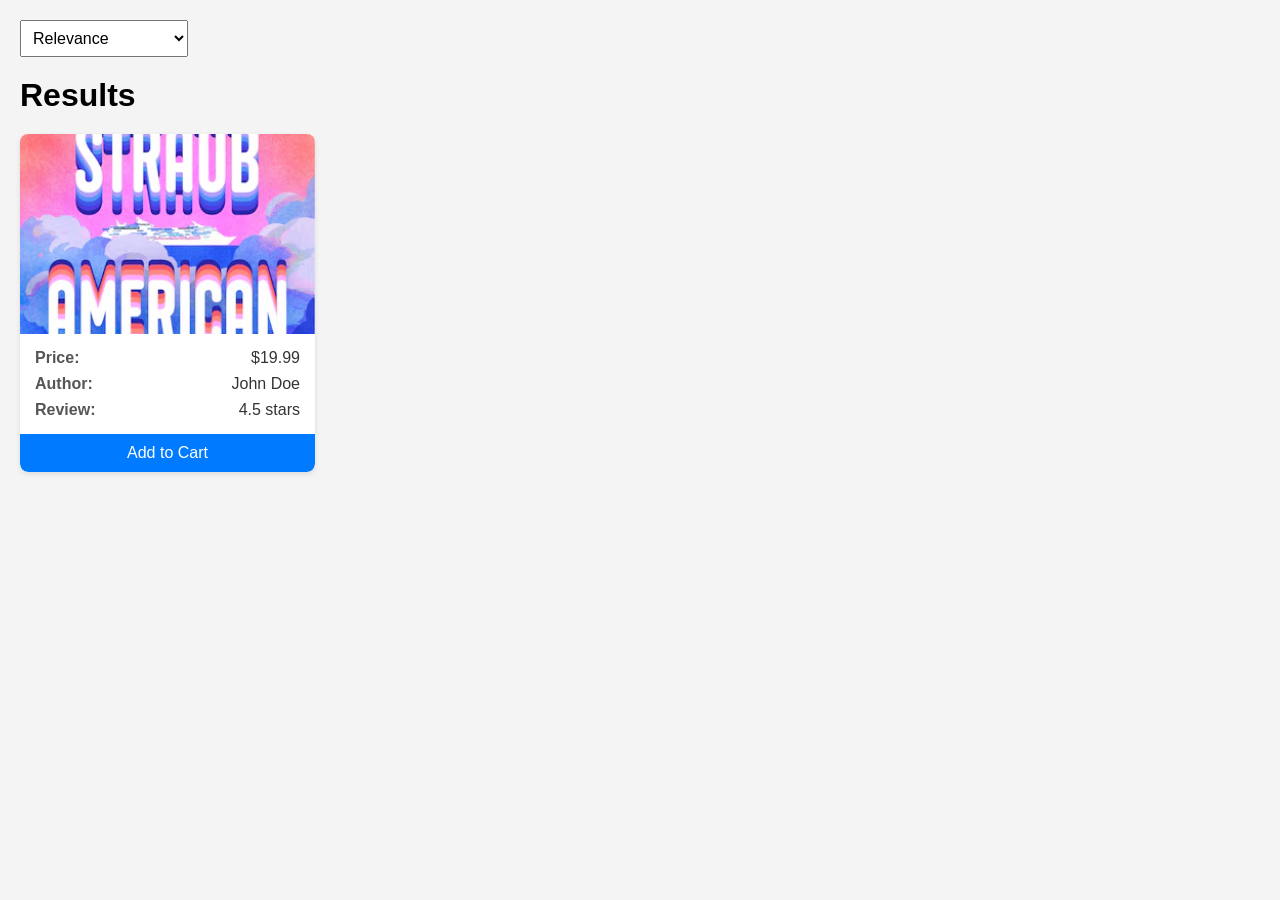
<file: public/results.html>
<!DOCTYPE html>
<link rel="stylesheet" href="css/product.css">   
<html lang="en">
<head>
    <meta charset="UTF-8">
    <meta name="viewport" content="width=device-width, initial-scale=1.0">
    <title>Search Results</title>
</head>
<body>

<div id="sort">  <!-- Sorting options in a simple dropdown -->
    <select id="sort-by">
        <option value="relevance">Relevance</option> 
        <option value="price-asc">Price: Low to High</option>
        <option value="price-desc">Price: High to Low</option>
        <option value="rating">Customer Rating</option>
    </select>

</div>

<div id="results"> <!-- Container for search results -->
    
    <div id="results-header"> <!-- Header for the results section -->
        <h1>Results</h1>
    </div>
    <div id="item-grid">

        <div class="product">
            <img src="/public/images/demo_book.avif" alt="Product Image" class="product-image">
            <div class="product-details">
                <div class="product-row">
                    <span class="label">Price:</span>
                    <span class="value">$19.99</span>
                </div>
                <div class="product-row">
                    <span class="label">Author:</span>
                    <span class="value">John Doe</span>
                </div>
                <div class="product-row">
                    <span class="label">Review:</span>
                    <span class="value">4.5 stars</span>
                </div>
            </div>
            <button class="add-to-cart">Add to Cart</button>
        </div>
        



    </div> 
    
</div>



</body>
</html>
</file>
<file: public/css/product.css>
body {
            font-family: Arial, sans-serif;
            margin: 0;
            padding: 20px;
            background-color: #f4f4f4;
        }

        #sort {
            margin-bottom: 20px;
        }

        #sort-by {
            padding: 8px;
            font-size: 16px;
        }

        #results-header h1 {
            margin: 0 0 20px 0;
        }

        #item-grid {
            display: grid;
            grid-template-columns: repeat(auto-fill, minmax(250px, 1fr));
            gap: 20px;
        }

        .product {
            background-color: white;
            border-radius: 8px;
            box-shadow: 0 2px 5px rgba(0,0,0,0.1);
            overflow: hidden;
            display: flex;
            flex-direction: column;
        }

        .product-image {
            width: 100%;
            height: 200px;
            object-fit: cover;
        }

        .product-details {
            padding: 15px;
            flex-grow: 1;
        }

        .product-row {
            display: flex;
            justify-content: space-between;
            margin-bottom: 8px;
        }

        .product-row:last-child {
            margin-bottom: 0;
        }

        .label {
            font-weight: bold;
            color: #555;
        }

        .value {
            color: #333;
        }

        .add-to-cart {
            width: 100%;
            padding: 10px;
            background-color: #007bff;
            color: white;
            border: none;
            border-radius: 0 0 8px 8px;
            cursor: pointer;
            font-size: 16px;
        }

        .add-to-cart:hover {
            background-color: #0056b3;
        }
</file>
